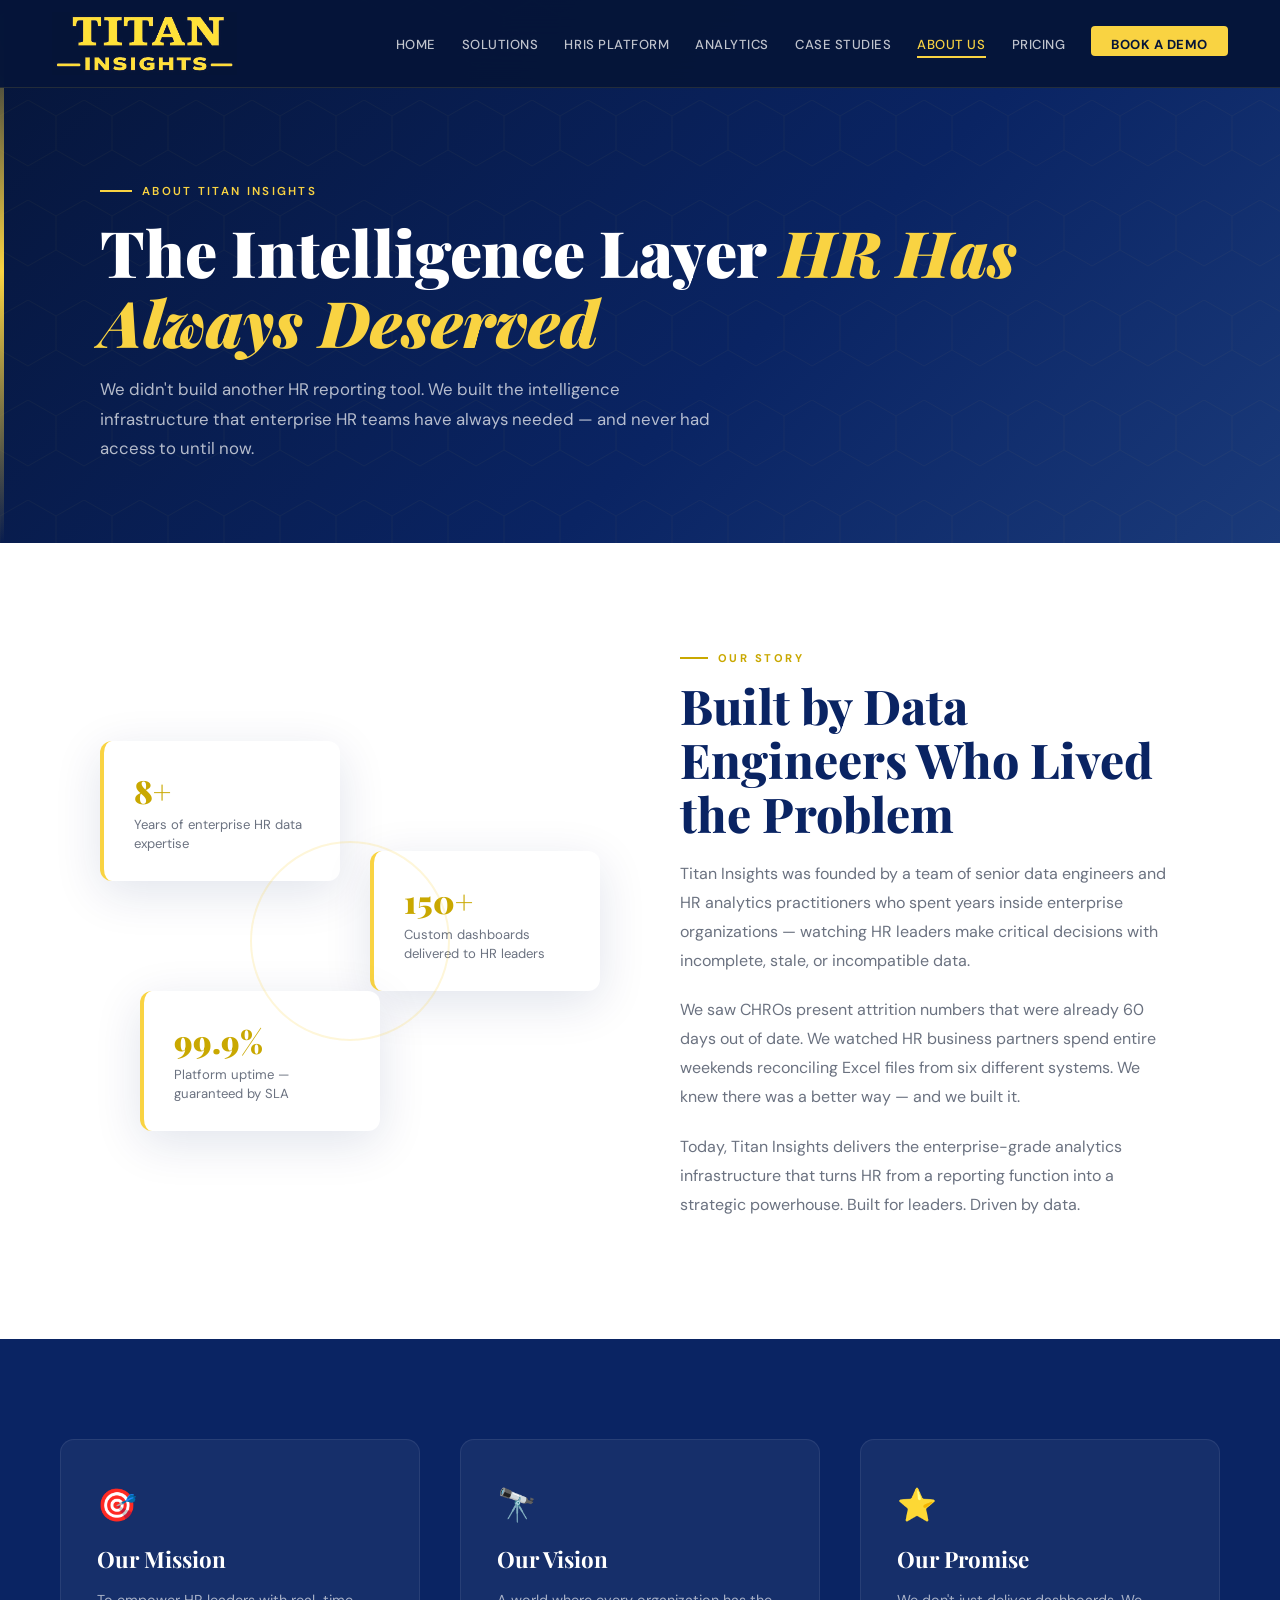
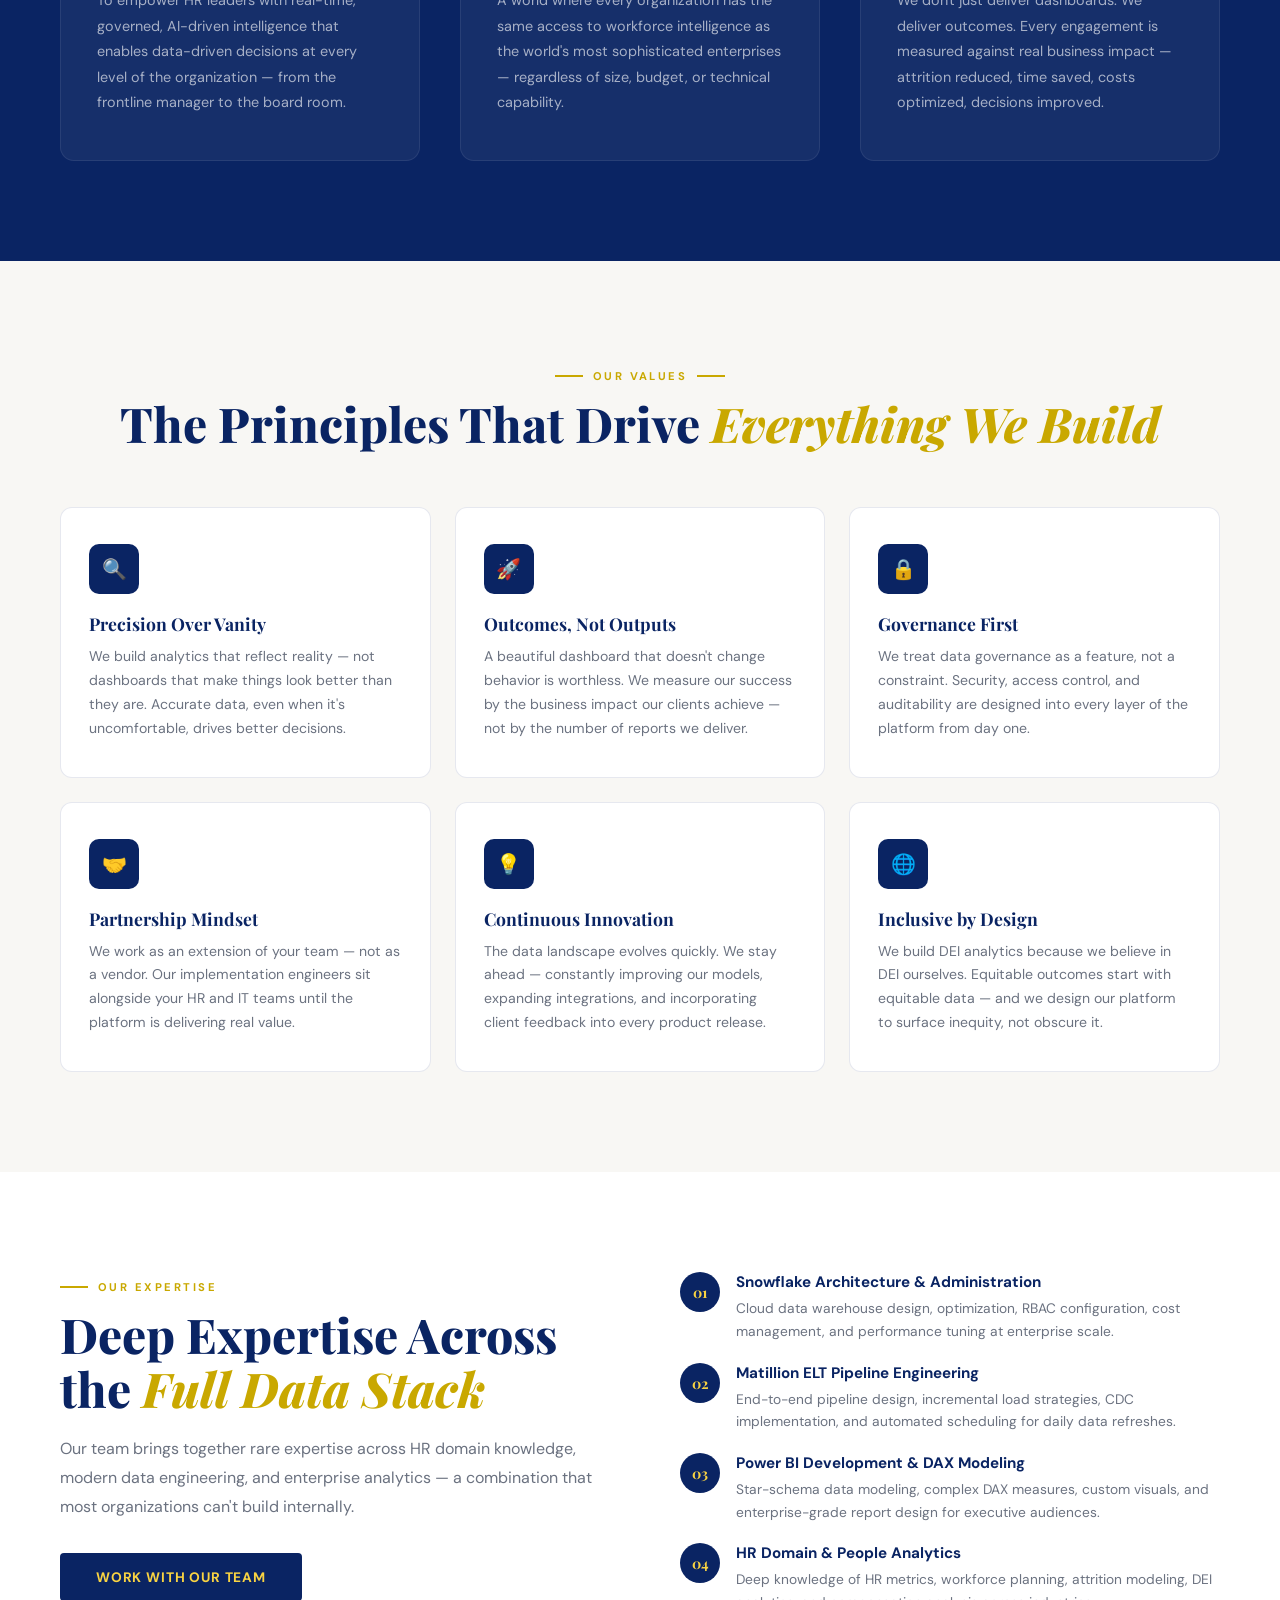
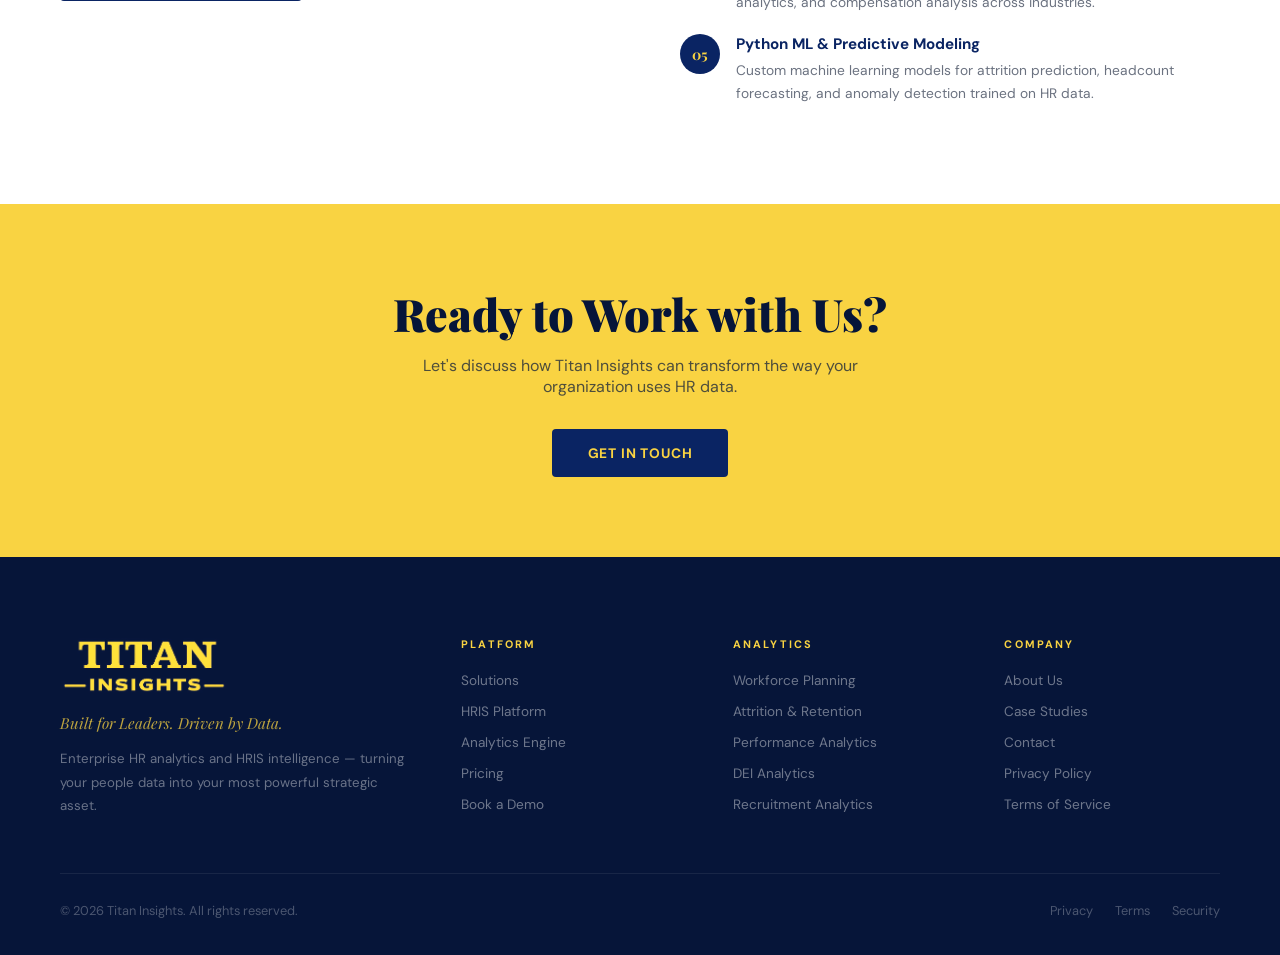
<file: about.html>
<!DOCTYPE html>
<html lang="en">
<head>
  <meta charset="UTF-8">
  <meta name="viewport" content="width=device-width, initial-scale=1.0">

  <!-- Primary SEO -->
  <title>About Us — Titan Insights | HR Analytics & Workforce Intelligence</title>
  <meta name="description" content="Learn about Titan Insights — the team and mission behind the leading workforce analytics platform helping HR leaders drive data-informed decisions.">
  <meta name="keywords" content="about Titan Insights, HR analytics company, workforce intelligence platform, people analytics team, HR technology mission">
  <meta name="author" content="Titan Insights">
  <meta name="robots" content="index, follow">
  <link rel="canonical" href="https://titaninsights.co/about.html">

  <!-- Open Graph (Facebook, LinkedIn) -->
  <meta property="og:type" content="website">
  <meta property="og:url" content="https://titaninsights.co/about.html">
  <meta property="og:title" content="About Titan Insights">
  <meta property="og:description" content="Meet the team behind Titan Insights and our mission to transform how organizations use HR data.">
  <meta property="og:image" content="https://titaninsights.co/Images/ogicon.png">
  <meta property="og:image:width" content="1200">
  <meta property="og:image:height" content="630">

  <!-- Twitter -->
  <meta name="twitter:card" content="summary_large_image">
  <meta name="twitter:title" content="About Titan Insights">
  <meta name="twitter:description" content="Meet the team behind Titan Insights and our mission to transform how organizations use HR data.">
  <meta name="twitter:image" content="https://titaninsights.co/Images/ogicon.png">

  <!-- Favicon & Theme -->
  <link rel="shortcut icon" href="Images/favicon.ico">
  <link rel="icon" type="image/png" sizes="32x32" href="Images/favicon-32x32.png">
  <meta name="theme-color" content="#0a2463">

  <!-- Apple Touch Icon -->
  <link rel="apple-touch-icon" sizes="180x180" href="Images/apple-touch-icon.png">

  <!-- Android / Chrome Icons -->
  <link rel="icon" type="image/png" sizes="192x192" href="Images/android-chrome-192x192.png">
  <link rel="icon" type="image/png" sizes="512x512" href="Images/android-chrome-512x512.png">

  <!-- Web App Manifest -->
  <link rel="manifest" href="/manifest.json"><link href="https://fonts.googleapis.com/css2?family=Playfair+Display:ital,wght@0,700;0,800;0,900;1,700;1,800&family=DM+Sans:wght@300;400;500;600;700&display=swap" rel="stylesheet">
<style>
:root{--navy:#0a2463;--navy-deep:#061539;--gold:#f9d342;--gold-dark:#c9a800;--gold-light:#fde68a;--white:#ffffff;--off:#f8f7f4;--border:rgba(10,36,99,0.1);--txt:#111827;--txt2:#374151;--txt3:#6b7280;}
*{margin:0;padding:0;box-sizing:border-box;}html{scroll-behavior:smooth;}body{font-family:'DM Sans',sans-serif;color:var(--txt);background:var(--white);overflow-x:hidden;}a{text-decoration:none;}
::-webkit-scrollbar{width:5px;}::-webkit-scrollbar-track{background:var(--navy-deep);}::-webkit-scrollbar-thumb{background:var(--gold);border-radius:3px;}
nav{position:fixed;top:0;left:0;right:0;z-index:1000;background:rgba(6,21,57,0.97);backdrop-filter:blur(18px);border-bottom:1px solid rgba(249,211,66,0.12);height:88px;display:flex;align-items:center;justify-content:space-between;padding:0 52px;transition:all .3s;}
nav.scrolled{box-shadow:0 4px 30px rgba(0,0,0,0.35);}
.nav-brand{display:flex;align-items:center;}.nav-brand img{height:64px;width:auto;max-width:320px;display:block;object-fit:contain;mix-blend-mode:screen;filter:brightness(1.05);}
.nav-links{list-style:none;display:flex;gap:26px;align-items:center;}
.nav-links a{color:rgba(255,255,255,.75);font-size:.82rem;font-weight:500;letter-spacing:.04em;text-transform:uppercase;transition:color .25s;padding-bottom:3px;border-bottom:2px solid transparent;}
.nav-links a:hover,.nav-links a.active-link{color:var(--gold);border-bottom-color:var(--gold);}
.nav-cta{background:var(--gold)!important;color:var(--navy-deep)!important;padding:10px 20px;border-radius:4px;font-weight:700!important;border-bottom:none!important;}
.nav-cta:hover{background:var(--white)!important;transform:translateY(-1px);box-shadow:0 4px 18px rgba(249,211,66,.4);}
.nav-toggle{display:none;flex-direction:column;gap:5px;cursor:pointer;}.nav-toggle span{width:24px;height:2px;background:var(--gold);border-radius:2px;}
.section{padding:100px 60px;max-width:1200px;margin:0 auto;}
.tag{display:inline-flex;align-items:center;gap:10px;margin-bottom:14px;}.tag-line{width:28px;height:2px;background:var(--gold-dark);}.tag-text{font-size:.7rem;letter-spacing:.22em;text-transform:uppercase;color:var(--gold-dark);font-weight:700;}
.sec-title{font-family:'Playfair Display',serif;font-size:clamp(2rem,4vw,3rem);font-weight:800;color:var(--navy);line-height:1.12;margin-bottom:18px;}.sec-title em{color:var(--gold-dark);font-style:italic;}
.sec-body{font-size:1rem;color:var(--txt3);line-height:1.82;max-width:620px;}
.btn-gold{display:inline-block;background:var(--gold);color:var(--navy-deep);padding:15px 36px;border-radius:4px;font-weight:700;font-size:.86rem;letter-spacing:.06em;text-transform:uppercase;transition:all .25s;}.btn-gold:hover{background:var(--white);box-shadow:0 8px 28px rgba(249,211,66,.35);transform:translateY(-2px);}
.btn-navy{display:inline-block;background:var(--navy);color:var(--gold);padding:15px 36px;border-radius:4px;font-weight:700;font-size:.86rem;letter-spacing:.06em;text-transform:uppercase;transition:all .25s;}.btn-navy:hover{background:var(--navy-deep);transform:translateY(-2px);}
.btn-outline-dark{display:inline-block;border:2px solid var(--navy);color:var(--navy);padding:13px 34px;border-radius:4px;font-weight:600;font-size:.86rem;letter-spacing:.06em;text-transform:uppercase;transition:all .25s;}.btn-outline-dark:hover{background:var(--navy);color:var(--white);}
.reveal{opacity:0;transform:translateY(28px);transition:opacity .7s ease,transform .7s ease;}.reveal.visible{opacity:1;transform:translateY(0);}
.reveal-d1{transition-delay:.1s;}.reveal-d2{transition-delay:.2s;}.reveal-d3{transition-delay:.3s;}
.page-hero{padding-top:96px;background:linear-gradient(135deg,var(--navy-deep) 0%,var(--navy) 60%,#1a3a7a 100%);min-height:340px;display:flex;align-items:center;position:relative;overflow:hidden;}
.page-hero-hex{position:absolute;inset:0;opacity:.04;background-image:url("data:image/svg+xml,%3Csvg xmlns='http://www.w3.org/2000/svg' width='56' height='100'%3E%3Cpath d='M28 66L0 50V16L28 0l28 16v34z' fill='none' stroke='%23f9d342' stroke-width='1'/%3E%3C/svg%3E");background-size:56px 100px;}
.page-hero-bar{position:absolute;left:0;top:0;bottom:0;width:4px;background:linear-gradient(to bottom,transparent,var(--gold),transparent);}
.page-hero-inner{position:relative;z-index:2;max-width:1200px;margin:0 auto;padding:80px 60px;width:100%;}
.page-hero-eyebrow{display:inline-flex;align-items:center;gap:10px;margin-bottom:18px;}.page-hero-eyebrow-line{width:32px;height:2px;background:var(--gold);}.page-hero-eyebrow-text{font-size:.72rem;letter-spacing:.2em;text-transform:uppercase;color:var(--gold);font-weight:600;}
.page-hero h1{font-family:'Playfair Display',serif;font-size:clamp(2.5rem,5vw,4rem);font-weight:900;color:var(--white);line-height:1.1;margin-bottom:18px;}.page-hero h1 em{color:var(--gold);font-style:italic;}
.page-hero .hero-desc{font-size:1.05rem;color:rgba(255,255,255,.7);max-width:620px;line-height:1.75;}
.cta-band{background:var(--gold);padding:80px 60px;text-align:center;}
.cta-band h2{font-family:'Playfair Display',serif;font-size:clamp(1.8rem,3.5vw,2.8rem);font-weight:900;color:var(--navy-deep);margin-bottom:12px;}
.cta-band p{font-size:1rem;color:rgba(6,21,57,.7);max-width:520px;margin:0 auto 32px;}
footer{background:var(--navy-deep);padding:80px 60px 36px;}
.footer-inner{max-width:1200px;margin:0 auto;}
.footer-top{display:grid;grid-template-columns:1.6fr 1fr 1fr 1fr;gap:56px;margin-bottom:56px;}
.footer-brand img{height:58px;width:auto;max-width:300px;display:block;object-fit:contain;margin-bottom:18px;mix-blend-mode:screen;filter:brightness(1.05);}
.footer-tagline{font-family:'Playfair Display',serif;font-size:.95rem;font-style:italic;color:rgba(249,211,66,.75);margin-bottom:14px;}
.footer-desc{font-size:.83rem;color:rgba(255,255,255,.4);line-height:1.75;}
.footer-col h5{font-size:.68rem;letter-spacing:.2em;text-transform:uppercase;color:var(--gold);font-weight:700;margin-bottom:18px;}
.footer-links{list-style:none;display:flex;flex-direction:column;gap:10px;}.footer-links a{font-size:.85rem;color:rgba(255,255,255,.42);transition:color .25s;}.footer-links a:hover{color:var(--gold);}
.footer-bottom{border-top:1px solid rgba(255,255,255,.07);padding-top:28px;display:flex;justify-content:space-between;align-items:center;flex-wrap:wrap;gap:14px;}
.footer-copy{font-size:.8rem;color:rgba(255,255,255,.28);}
.footer-bottom-links{display:flex;gap:22px;}.footer-bottom-links a{font-size:.8rem;color:rgba(255,255,255,.28);transition:color .25s;}.footer-bottom-links a:hover{color:var(--gold);}
@media(max-width:1024px){nav{padding:0 28px;height:80px;}.nav-brand img{height:64px;width:auto;max-width:320px;display:block;object-fit:contain;mix-blend-mode:screen;filter:brightness(1.05);}.section{padding:72px 28px;}.page-hero-inner{padding:60px 28px;}.footer-top{grid-template-columns:1fr 1fr;gap:36px;}.cta-band{padding:60px 28px;}footer{padding:60px 28px 28px;}}
@media(max-width:768px){nav{padding:0 18px;height:72px;}.nav-brand img{height:64px;width:auto;max-width:320px;display:block;object-fit:contain;mix-blend-mode:screen;filter:brightness(1.05);}.nav-links{display:none;flex-direction:column;position:absolute;top:88px;left:0;right:0;background:var(--navy-deep);padding:20px;gap:0;border-top:1px solid rgba(249,211,66,.1);}.nav-links.open{display:flex;}.nav-links li{padding:13px 0;border-bottom:1px solid rgba(255,255,255,.06);}.nav-toggle{display:flex;}.section{padding:56px 18px;}.page-hero-inner{padding:44px 18px;}.footer-top{grid-template-columns:1fr;}}
</style>
<style>
.about-story{display:grid;grid-template-columns:1fr 1fr;gap:80px;align-items:center;}
.about-visual{position:relative;}
.about-img-stack{position:relative;height:400px;}
.av-card{position:absolute;background:var(--white);border-radius:12px;padding:28px 30px;box-shadow:0 12px 48px rgba(10,36,99,.12);border-left:4px solid var(--gold);}
.av-card:nth-child(1){top:0;left:0;width:240px;}
.av-card:nth-child(2){top:110px;right:0;width:230px;}
.av-card:nth-child(3){bottom:10px;left:40px;width:240px;}
.av-num{font-family:'Playfair Display',serif;font-size:2rem;font-weight:900;color:var(--gold-dark);}
.av-lbl{font-size:.82rem;color:var(--txt3);margin-top:4px;line-height:1.4;}
.av-ring{position:absolute;width:200px;height:200px;border:2px solid rgba(249,211,66,.2);border-radius:50%;top:50%;left:50%;transform:translate(-50%,-50%);}
.about-story .sec-body{max-width:100%;margin-bottom:20px;}
.mission-vision{background:var(--navy);padding:100px 60px;}
.mv-inner{max-width:1200px;margin:0 auto;display:grid;grid-template-columns:1fr 1fr 1fr;gap:40px;}
.mv-card{background:rgba(255,255,255,.05);border:1px solid rgba(255,255,255,.08);border-radius:14px;padding:44px 36px;transition:all .3s;}
.mv-card:hover{background:rgba(249,211,66,.06);border-color:rgba(249,211,66,.2);transform:translateY(-3px);}
.mv-card-icon{font-size:32px;margin-bottom:18px;display:block;}
.mv-card h3{font-family:'Playfair Display',serif;font-size:1.4rem;font-weight:700;color:var(--white);margin-bottom:14px;}
.mv-card p{font-size:.9rem;color:rgba(255,255,255,.62);line-height:1.78;}
.values{background:var(--off);padding:100px 60px;}
.values-inner{max-width:1200px;margin:0 auto;}
.values-grid{display:grid;grid-template-columns:repeat(3,1fr);gap:24px;margin-top:56px;}
.val-card{background:var(--white);border-radius:12px;padding:36px 28px;border:1px solid var(--border);transition:all .3s;}
.val-card:hover{box-shadow:0 12px 40px rgba(10,36,99,.1);transform:translateY(-3px);}
.val-icon{width:50px;height:50px;background:var(--navy);border-radius:10px;display:flex;align-items:center;justify-content:center;font-size:20px;margin-bottom:18px;}
.val-title{font-family:'Playfair Display',serif;font-size:1.1rem;font-weight:700;color:var(--navy);margin-bottom:10px;}
.val-desc{font-size:.88rem;color:var(--txt3);line-height:1.7;}
.expertise{background:var(--white);padding:100px 60px;}
.exp-inner{max-width:1200px;margin:0 auto;display:grid;grid-template-columns:1fr 1fr;gap:80px;align-items:start;}
.exp-list{display:flex;flex-direction:column;gap:20px;}
.exp-item{display:flex;align-items:flex-start;gap:16px;}
.exp-num{width:40px;height:40px;background:var(--navy);color:var(--gold);border-radius:50%;display:flex;align-items:center;justify-content:center;font-family:'Playfair Display',serif;font-weight:700;font-size:.9rem;flex-shrink:0;}
.exp-text h5{font-size:.95rem;font-weight:700;color:var(--navy);margin-bottom:5px;}
.exp-text p{font-size:.86rem;color:var(--txt3);line-height:1.65;}
@media(max-width:1024px){.about-story{grid-template-columns:1fr;gap:48px;}.mission-vision{padding:72px 28px;}.mv-inner{grid-template-columns:1fr;gap:20px;}.values{padding:72px 28px;}.values-grid{grid-template-columns:1fr 1fr;}.expertise{padding:72px 28px;}.exp-inner{grid-template-columns:1fr;}}
@media(max-width:768px){.values-grid{grid-template-columns:1fr;}}
</style></head><body>
<nav id="mainNav">
  <div class="nav-brand"><a href="index.html"><img src="[data-uri]" alt="Titan Insights"></a></div>
  <ul class="nav-links" id="navLinks">
    <li><a href="index.html">Home</a></li><li><a href="solutions.html">Solutions</a></li>
    <li><a href="hris.html">HRIS Platform</a></li><li><a href="analytics.html">Analytics</a></li>
    <li><a href="results.html">Case Studies</a></li><li><a href="about.html">About Us</a></li>
    <li><a href="pricing.html">Pricing</a></li>
    <li><a href="contact.html" class="nav-cta">Book a Demo</a></li>
  </ul>
  <div class="nav-toggle" id="navToggle"><span></span><span></span><span></span></div>
</nav>
<div class="page-hero">
  <div class="page-hero-hex"></div><div class="page-hero-bar"></div>
  <div class="page-hero-inner">
    <div class="page-hero-eyebrow"><div class="page-hero-eyebrow-line"></div><span class="page-hero-eyebrow-text">About Titan Insights</span></div>
    <h1>The Intelligence Layer <em>HR Has Always Deserved</em></h1>
    <p class="hero-desc">We didn't build another HR reporting tool. We built the intelligence infrastructure that enterprise HR teams have always needed — and never had access to until now.</p>
  </div>
</div>
<div class="section">
  <div class="about-story">
    <div class="about-visual reveal">
      <div class="about-img-stack">
        <div class="av-card"><div class="av-num">8+</div><div class="av-lbl">Years of enterprise HR data expertise</div></div>
        <div class="av-card"><div class="av-num">150+</div><div class="av-lbl">Custom dashboards delivered to HR leaders</div></div>
        <div class="av-card"><div class="av-num">99.9%</div><div class="av-lbl">Platform uptime — guaranteed by SLA</div></div>
        <div class="av-ring"></div>
      </div>
    </div>
    <div class="reveal reveal-d2">
      <div class="tag"><div class="tag-line"></div><span class="tag-text">Our Story</span></div>
      <h2 class="sec-title">Built by Data Engineers Who Lived the Problem</h2>
      <p class="sec-body">Titan Insights was founded by a team of senior data engineers and HR analytics practitioners who spent years inside enterprise organizations — watching HR leaders make critical decisions with incomplete, stale, or incompatible data.</p>
      <p class="sec-body" style="margin-top:16px;">We saw CHROs present attrition numbers that were already 60 days out of date. We watched HR business partners spend entire weekends reconciling Excel files from six different systems. We knew there was a better way — and we built it.</p>
      <p class="sec-body" style="margin-top:16px;">Today, Titan Insights delivers the enterprise-grade analytics infrastructure that turns HR from a reporting function into a strategic powerhouse. Built for leaders. Driven by data.</p>
    </div>
  </div>
</div>
<div class="mission-vision"><div class="mv-inner">
  <div class="mv-card reveal reveal-d1"><span class="mv-card-icon">🎯</span><h3>Our Mission</h3><p>To empower HR leaders with real-time, governed, AI-driven intelligence that enables data-driven decisions at every level of the organization — from the frontline manager to the board room.</p></div>
  <div class="mv-card reveal reveal-d2"><span class="mv-card-icon">🔭</span><h3>Our Vision</h3><p>A world where every organization has the same access to workforce intelligence as the world's most sophisticated enterprises — regardless of size, budget, or technical capability.</p></div>
  <div class="mv-card reveal reveal-d3"><span class="mv-card-icon">⭐</span><h3>Our Promise</h3><p>We don't just deliver dashboards. We deliver outcomes. Every engagement is measured against real business impact — attrition reduced, time saved, costs optimized, decisions improved.</p></div>
</div></div>
<div class="values"><div class="values-inner">
  <div class="reveal" style="text-align:center;">
    <div class="tag" style="justify-content:center;"><div class="tag-line"></div><span class="tag-text">Our Values</span><div class="tag-line"></div></div>
    <h2 class="sec-title" style="text-align:center;">The Principles That Drive <em>Everything We Build</em></h2>
  </div>
  <div class="values-grid reveal">
    <div class="val-card"><div class="val-icon">🔍</div><div class="val-title">Precision Over Vanity</div><p class="val-desc">We build analytics that reflect reality — not dashboards that make things look better than they are. Accurate data, even when it's uncomfortable, drives better decisions.</p></div>
    <div class="val-card"><div class="val-icon">🚀</div><div class="val-title">Outcomes, Not Outputs</div><p class="val-desc">A beautiful dashboard that doesn't change behavior is worthless. We measure our success by the business impact our clients achieve — not by the number of reports we deliver.</p></div>
    <div class="val-card"><div class="val-icon">🔒</div><div class="val-title">Governance First</div><p class="val-desc">We treat data governance as a feature, not a constraint. Security, access control, and auditability are designed into every layer of the platform from day one.</p></div>
    <div class="val-card"><div class="val-icon">🤝</div><div class="val-title">Partnership Mindset</div><p class="val-desc">We work as an extension of your team — not as a vendor. Our implementation engineers sit alongside your HR and IT teams until the platform is delivering real value.</p></div>
    <div class="val-card"><div class="val-icon">💡</div><div class="val-title">Continuous Innovation</div><p class="val-desc">The data landscape evolves quickly. We stay ahead — constantly improving our models, expanding integrations, and incorporating client feedback into every product release.</p></div>
    <div class="val-card"><div class="val-icon">🌐</div><div class="val-title">Inclusive by Design</div><p class="val-desc">We build DEI analytics because we believe in DEI ourselves. Equitable outcomes start with equitable data — and we design our platform to surface inequity, not obscure it.</p></div>
  </div>
</div></div>
<div class="expertise"><div class="exp-inner">
  <div class="reveal">
    <div class="tag"><div class="tag-line"></div><span class="tag-text">Our Expertise</span></div>
    <h2 class="sec-title">Deep Expertise Across the <em>Full Data Stack</em></h2>
    <p class="sec-body" style="max-width:100%;margin-bottom:32px;">Our team brings together rare expertise across HR domain knowledge, modern data engineering, and enterprise analytics — a combination that most organizations can't build internally.</p>
    <a href="contact.html" class="btn-navy">Work With Our Team</a>
  </div>
  <div class="exp-list reveal reveal-d2">
    <div class="exp-item"><div class="exp-num">01</div><div class="exp-text"><h5>Snowflake Architecture & Administration</h5><p>Cloud data warehouse design, optimization, RBAC configuration, cost management, and performance tuning at enterprise scale.</p></div></div>
    <div class="exp-item"><div class="exp-num">02</div><div class="exp-text"><h5>Matillion ELT Pipeline Engineering</h5><p>End-to-end pipeline design, incremental load strategies, CDC implementation, and automated scheduling for daily data refreshes.</p></div></div>
    <div class="exp-item"><div class="exp-num">03</div><div class="exp-text"><h5>Power BI Development & DAX Modeling</h5><p>Star-schema data modeling, complex DAX measures, custom visuals, and enterprise-grade report design for executive audiences.</p></div></div>
    <div class="exp-item"><div class="exp-num">04</div><div class="exp-text"><h5>HR Domain & People Analytics</h5><p>Deep knowledge of HR metrics, workforce planning, attrition modeling, DEI analytics, and compensation analysis across industries.</p></div></div>
    <div class="exp-item"><div class="exp-num">05</div><div class="exp-text"><h5>Python ML & Predictive Modeling</h5><p>Custom machine learning models for attrition prediction, headcount forecasting, and anomaly detection trained on HR data.</p></div></div>
  </div>
</div></div>
<div class="cta-band"><h2>Ready to Work with Us?</h2><p>Let's discuss how Titan Insights can transform the way your organization uses HR data.</p><a href="contact.html" class="btn-navy">Get in Touch</a></div>
<footer>
  <div class="footer-inner">
    <div class="footer-top">
      <div class="footer-brand"><img src="[data-uri]" alt="Titan Insights"><p class="footer-tagline">Built for Leaders. Driven by Data.</p><p class="footer-desc">Enterprise HR analytics and HRIS intelligence — turning your people data into your most powerful strategic asset.</p></div>
      <div class="footer-col"><h5>Platform</h5><ul class="footer-links"><li><a href="solutions.html">Solutions</a></li><li><a href="hris.html">HRIS Platform</a></li><li><a href="analytics.html">Analytics Engine</a></li><li><a href="pricing.html">Pricing</a></li><li><a href="contact.html">Book a Demo</a></li></ul></div>
      <div class="footer-col"><h5>Analytics</h5><ul class="footer-links"><li><a href="hris.html">Workforce Planning</a></li><li><a href="hris.html">Attrition & Retention</a></li><li><a href="hris.html">Performance Analytics</a></li><li><a href="hris.html">DEI Analytics</a></li><li><a href="hris.html">Recruitment Analytics</a></li></ul></div>
      <div class="footer-col"><h5>Company</h5><ul class="footer-links"><li><a href="about.html">About Us</a></li><li><a href="results.html">Case Studies</a></li><li><a href="contact.html">Contact</a></li><li><a href="#">Privacy Policy</a></li><li><a href="#">Terms of Service</a></li></ul></div>
    </div>
    <div class="footer-bottom"><span class="footer-copy">© 2026 Titan Insights. All rights reserved.</span><div class="footer-bottom-links"><a href="#">Privacy</a><a href="#">Terms</a><a href="#">Security</a></div></div>
  </div>
</footer><script>
const nav=document.getElementById('mainNav');
window.addEventListener('scroll',()=>nav.classList.toggle('scrolled',window.scrollY>60));
document.getElementById('navToggle').addEventListener('click',()=>document.getElementById('navLinks').classList.toggle('open'));
document.querySelectorAll('.nav-links a').forEach(a=>a.addEventListener('click',()=>document.getElementById('navLinks').classList.remove('open')));
const page=location.pathname.split('/').pop()||'index.html';
document.querySelectorAll('.nav-links a').forEach(a=>{if(a.getAttribute('href')===page)a.classList.add('active-link');});
const obs=new IntersectionObserver(entries=>{entries.forEach(e=>{if(e.isIntersecting){e.target.classList.add('visible');obs.unobserve(e.target);}});},{threshold:0.08,rootMargin:'0px 0px -30px 0px'});
document.querySelectorAll('.reveal').forEach(el=>obs.observe(el));
</script></body></html>
</file>
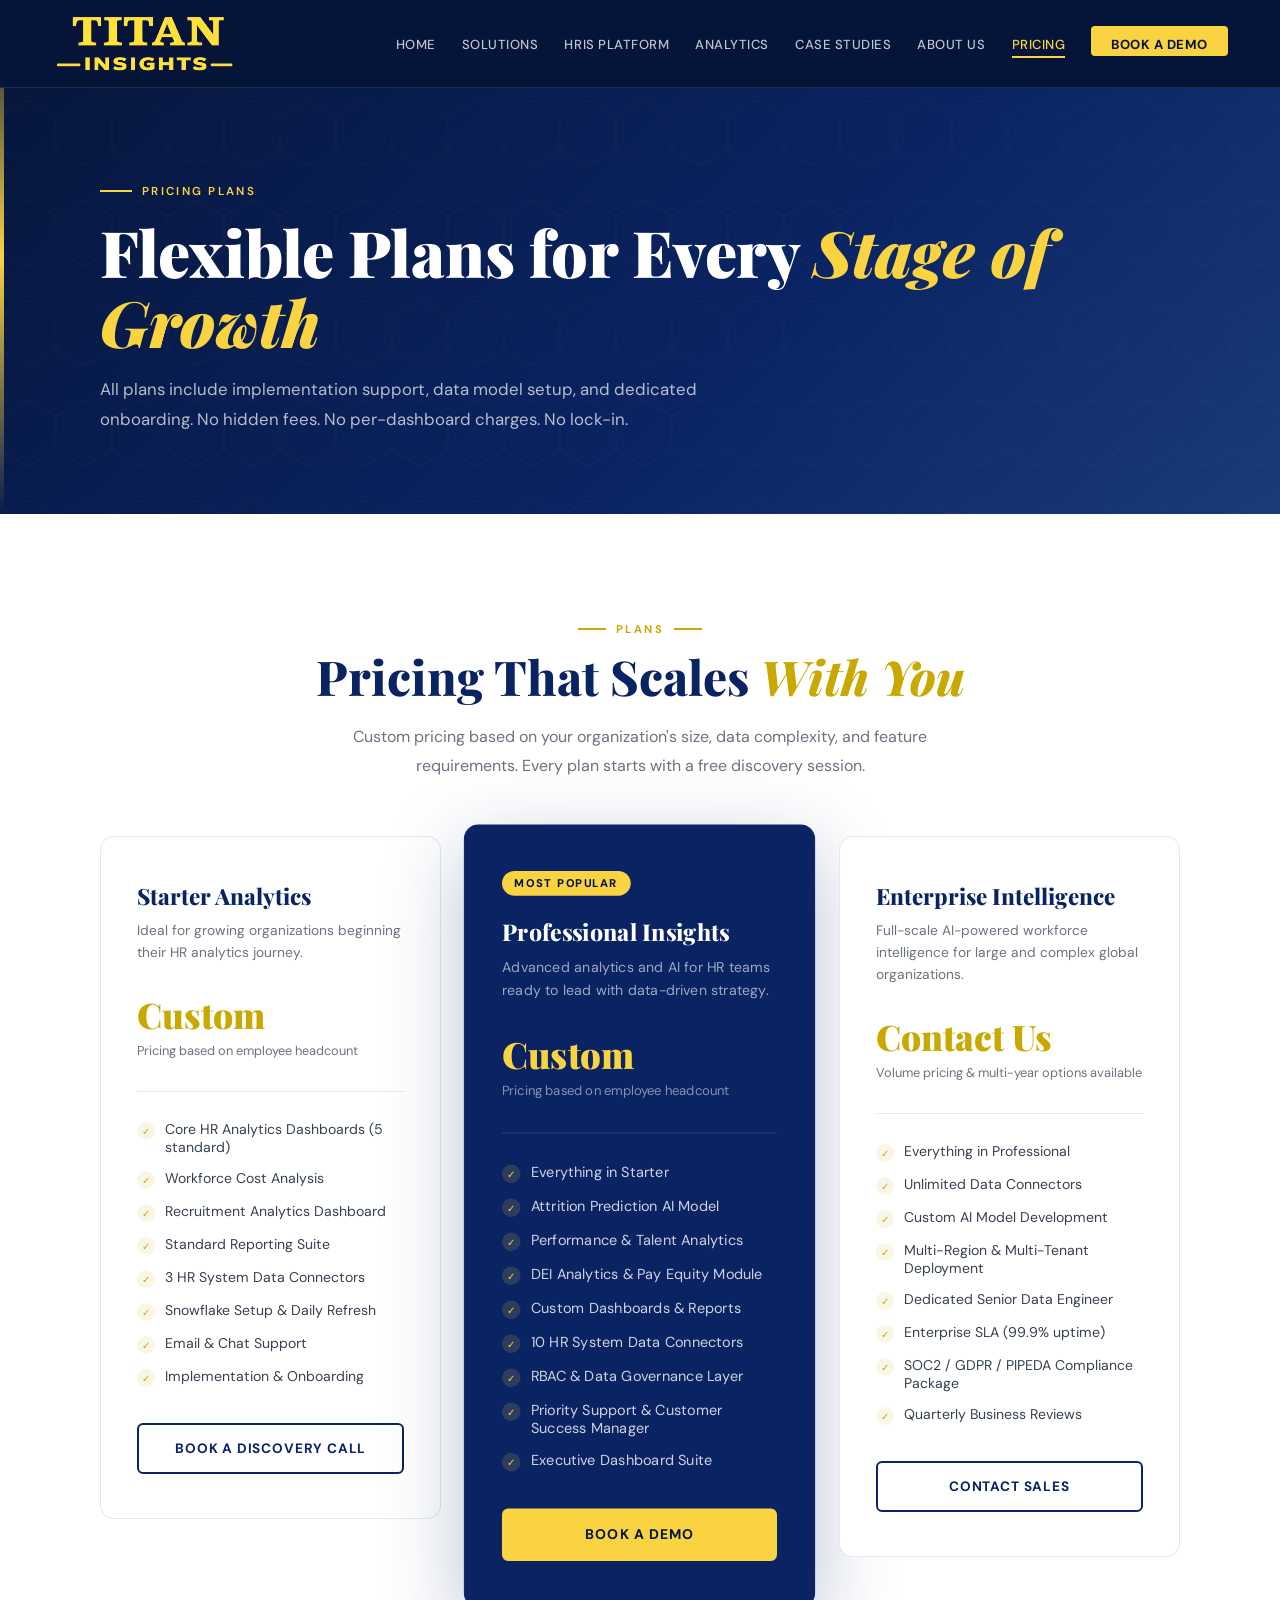
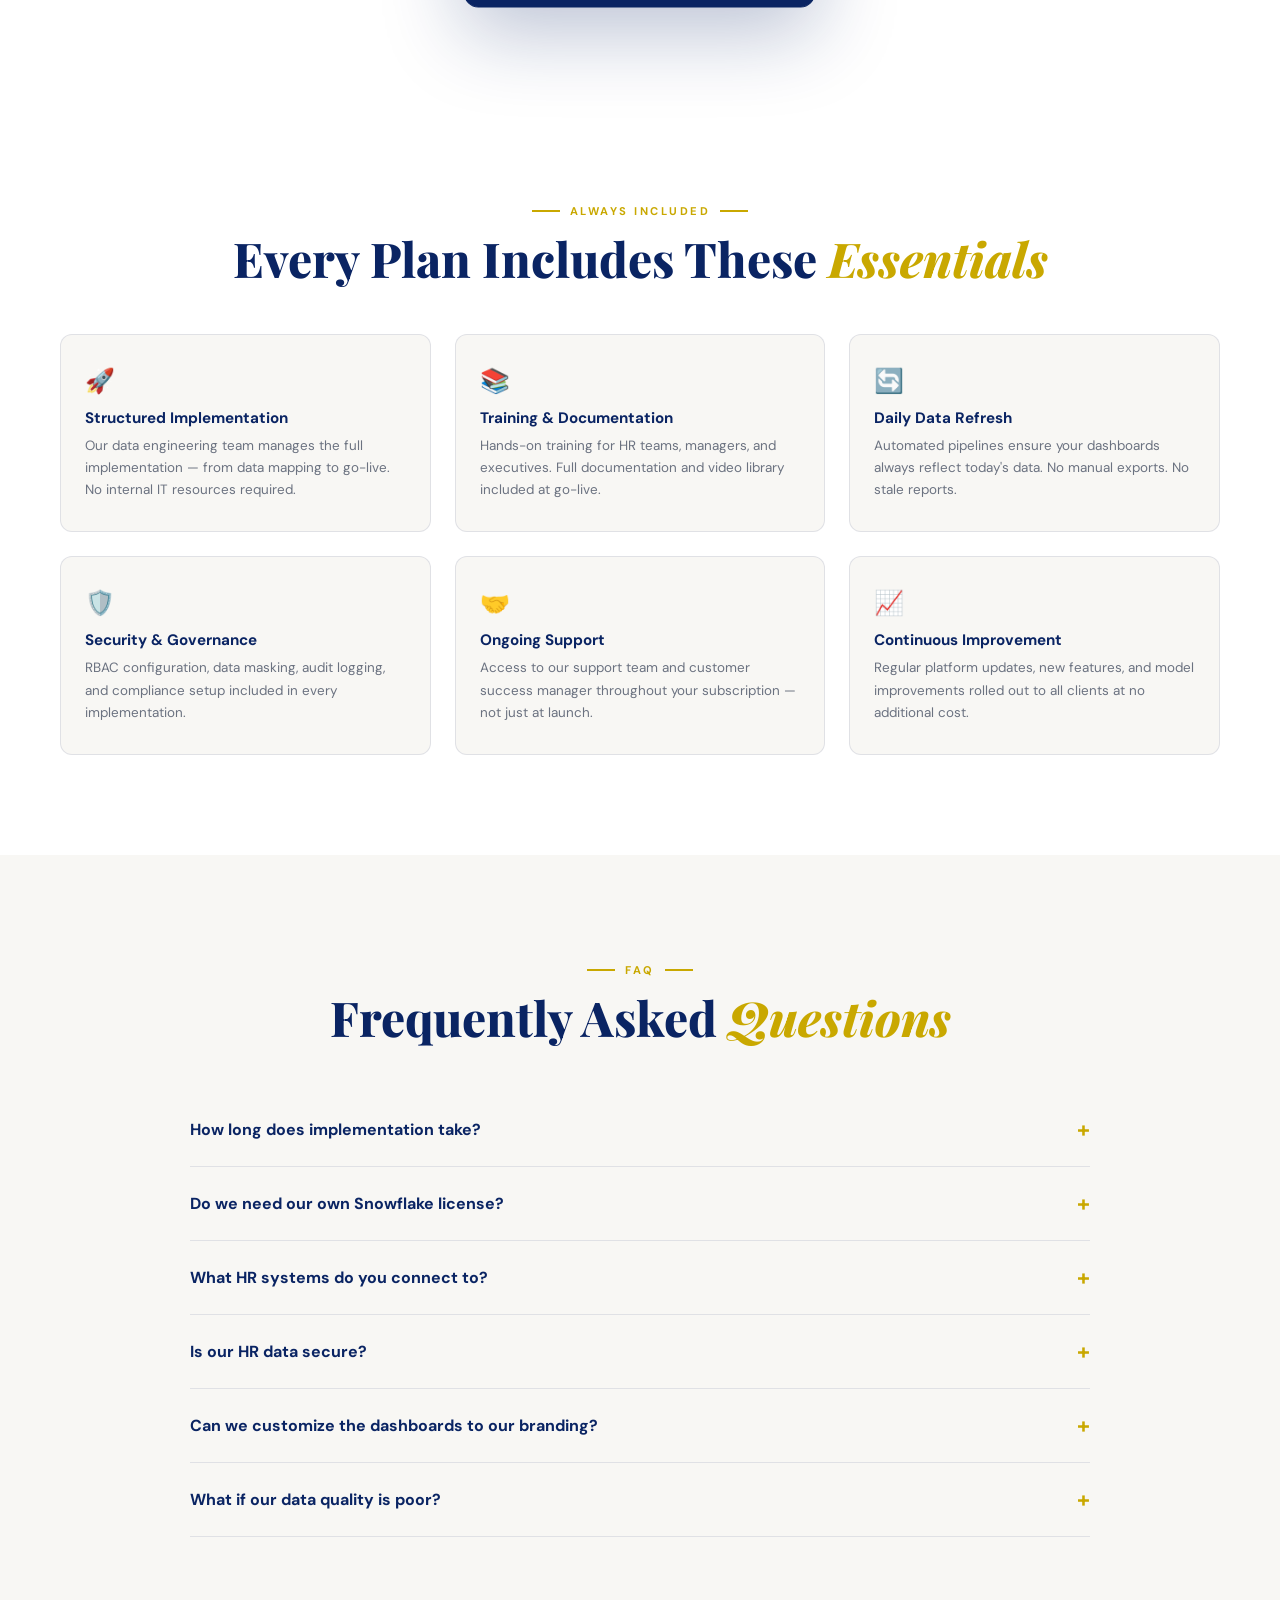
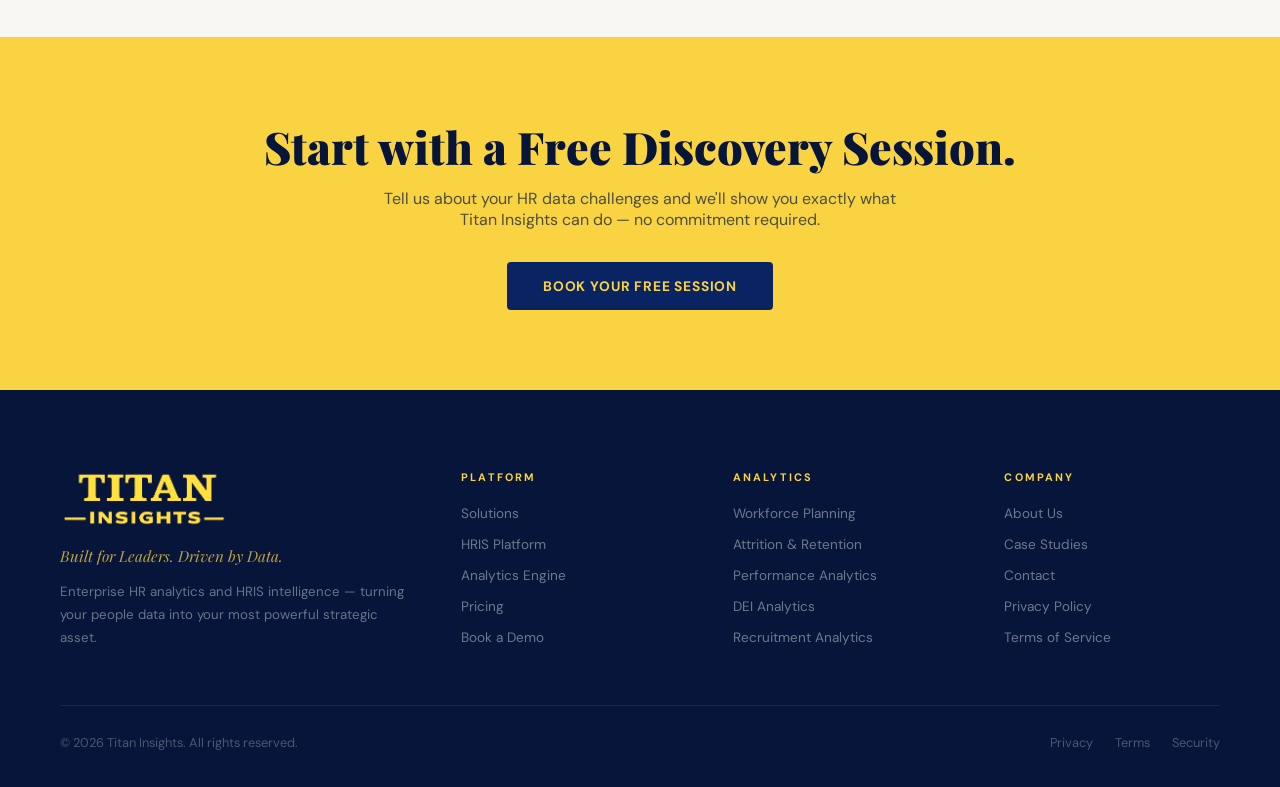
<file: pricing.html>
<!DOCTYPE html>
<html lang="en">
<head>
  <meta charset="UTF-8">
  <meta name="viewport" content="width=device-width, initial-scale=1.0">

  <!-- Primary SEO -->
  <title>Pricing — Titan Insights | HR Analytics & Workforce Intelligence</title>
  <meta name="description" content="View Titan Insights pricing plans for individuals, teams, and enterprises. Get started with workforce analytics at any scale.">
  <meta name="keywords" content="Titan Insights pricing, HR analytics pricing, workforce analytics plans, people analytics software cost">
  <meta name="author" content="Titan Insights">
  <meta name="robots" content="index, follow">
  <link rel="canonical" href="https://titaninsights.co/pricing.html">

  <!-- Open Graph (Facebook, LinkedIn) -->
  <meta property="og:type" content="website">
  <meta property="og:url" content="https://titaninsights.co/pricing.html">
  <meta property="og:title" content="Pricing — Titan Insights">
  <meta property="og:description" content="Flexible pricing plans for HR analytics. From growing teams to enterprise scale.">
  <meta property="og:image" content="https://titaninsights.co/Images/ogicon.png">
  <meta property="og:image:width" content="1200">
  <meta property="og:image:height" content="630">

  <!-- Twitter -->
  <meta name="twitter:card" content="summary_large_image">
  <meta name="twitter:title" content="Pricing — Titan Insights">
  <meta name="twitter:description" content="Flexible pricing plans for HR analytics. From growing teams to enterprise scale.">
  <meta name="twitter:image" content="https://titaninsights.co/Images/ogicon.png">

  <!-- Favicon & Theme -->
  <link rel="shortcut icon" href="Images/favicon.ico">
  <link rel="icon" type="image/png" sizes="32x32" href="Images/favicon-32x32.png">
  <meta name="theme-color" content="#0a2463">

  <!-- Apple Touch Icon -->
  <link rel="apple-touch-icon" sizes="180x180" href="Images/apple-touch-icon.png">

  <!-- Android / Chrome Icons -->
  <link rel="icon" type="image/png" sizes="192x192" href="Images/android-chrome-192x192.png">
  <link rel="icon" type="image/png" sizes="512x512" href="Images/android-chrome-512x512.png">

  <!-- Web App Manifest -->
  <link rel="manifest" href="/manifest.json"><link href="https://fonts.googleapis.com/css2?family=Playfair+Display:ital,wght@0,700;0,800;0,900;1,700;1,800&family=DM+Sans:wght@300;400;500;600;700&display=swap" rel="stylesheet">
<style>
:root{--navy:#0a2463;--navy-deep:#061539;--gold:#f9d342;--gold-dark:#c9a800;--gold-light:#fde68a;--white:#ffffff;--off:#f8f7f4;--border:rgba(10,36,99,0.1);--txt:#111827;--txt2:#374151;--txt3:#6b7280;}
*{margin:0;padding:0;box-sizing:border-box;}html{scroll-behavior:smooth;}body{font-family:'DM Sans',sans-serif;color:var(--txt);background:var(--white);overflow-x:hidden;}a{text-decoration:none;}
::-webkit-scrollbar{width:5px;}::-webkit-scrollbar-track{background:var(--navy-deep);}::-webkit-scrollbar-thumb{background:var(--gold);border-radius:3px;}
nav{position:fixed;top:0;left:0;right:0;z-index:1000;background:rgba(6,21,57,0.97);backdrop-filter:blur(18px);border-bottom:1px solid rgba(249,211,66,0.12);height:88px;display:flex;align-items:center;justify-content:space-between;padding:0 52px;transition:all .3s;}
nav.scrolled{box-shadow:0 4px 30px rgba(0,0,0,0.35);}
.nav-brand{display:flex;align-items:center;}.nav-brand img{height:64px;width:auto;max-width:320px;display:block;object-fit:contain;mix-blend-mode:screen;filter:brightness(1.05);}
.nav-links{list-style:none;display:flex;gap:26px;align-items:center;}
.nav-links a{color:rgba(255,255,255,.75);font-size:.82rem;font-weight:500;letter-spacing:.04em;text-transform:uppercase;transition:color .25s;padding-bottom:3px;border-bottom:2px solid transparent;}
.nav-links a:hover,.nav-links a.active-link{color:var(--gold);border-bottom-color:var(--gold);}
.nav-cta{background:var(--gold)!important;color:var(--navy-deep)!important;padding:10px 20px;border-radius:4px;font-weight:700!important;border-bottom:none!important;}
.nav-cta:hover{background:var(--white)!important;transform:translateY(-1px);box-shadow:0 4px 18px rgba(249,211,66,.4);}
.nav-toggle{display:none;flex-direction:column;gap:5px;cursor:pointer;}.nav-toggle span{width:24px;height:2px;background:var(--gold);border-radius:2px;}
.section{padding:100px 60px;max-width:1200px;margin:0 auto;}
.tag{display:inline-flex;align-items:center;gap:10px;margin-bottom:14px;}.tag-line{width:28px;height:2px;background:var(--gold-dark);}.tag-text{font-size:.7rem;letter-spacing:.22em;text-transform:uppercase;color:var(--gold-dark);font-weight:700;}
.sec-title{font-family:'Playfair Display',serif;font-size:clamp(2rem,4vw,3rem);font-weight:800;color:var(--navy);line-height:1.12;margin-bottom:18px;}.sec-title em{color:var(--gold-dark);font-style:italic;}
.sec-body{font-size:1rem;color:var(--txt3);line-height:1.82;max-width:620px;}
.btn-gold{display:inline-block;background:var(--gold);color:var(--navy-deep);padding:15px 36px;border-radius:4px;font-weight:700;font-size:.86rem;letter-spacing:.06em;text-transform:uppercase;transition:all .25s;}.btn-gold:hover{background:var(--white);box-shadow:0 8px 28px rgba(249,211,66,.35);transform:translateY(-2px);}
.btn-navy{display:inline-block;background:var(--navy);color:var(--gold);padding:15px 36px;border-radius:4px;font-weight:700;font-size:.86rem;letter-spacing:.06em;text-transform:uppercase;transition:all .25s;}.btn-navy:hover{background:var(--navy-deep);transform:translateY(-2px);}
.btn-outline-dark{display:inline-block;border:2px solid var(--navy);color:var(--navy);padding:13px 34px;border-radius:4px;font-weight:600;font-size:.86rem;letter-spacing:.06em;text-transform:uppercase;transition:all .25s;}.btn-outline-dark:hover{background:var(--navy);color:var(--white);}
.reveal{opacity:0;transform:translateY(28px);transition:opacity .7s ease,transform .7s ease;}.reveal.visible{opacity:1;transform:translateY(0);}
.reveal-d1{transition-delay:.1s;}.reveal-d2{transition-delay:.2s;}.reveal-d3{transition-delay:.3s;}
.page-hero{padding-top:96px;background:linear-gradient(135deg,var(--navy-deep) 0%,var(--navy) 60%,#1a3a7a 100%);min-height:340px;display:flex;align-items:center;position:relative;overflow:hidden;}
.page-hero-hex{position:absolute;inset:0;opacity:.04;background-image:url("data:image/svg+xml,%3Csvg xmlns='http://www.w3.org/2000/svg' width='56' height='100'%3E%3Cpath d='M28 66L0 50V16L28 0l28 16v34z' fill='none' stroke='%23f9d342' stroke-width='1'/%3E%3C/svg%3E");background-size:56px 100px;}
.page-hero-bar{position:absolute;left:0;top:0;bottom:0;width:4px;background:linear-gradient(to bottom,transparent,var(--gold),transparent);}
.page-hero-inner{position:relative;z-index:2;max-width:1200px;margin:0 auto;padding:80px 60px;width:100%;}
.page-hero-eyebrow{display:inline-flex;align-items:center;gap:10px;margin-bottom:18px;}.page-hero-eyebrow-line{width:32px;height:2px;background:var(--gold);}.page-hero-eyebrow-text{font-size:.72rem;letter-spacing:.2em;text-transform:uppercase;color:var(--gold);font-weight:600;}
.page-hero h1{font-family:'Playfair Display',serif;font-size:clamp(2.5rem,5vw,4rem);font-weight:900;color:var(--white);line-height:1.1;margin-bottom:18px;}.page-hero h1 em{color:var(--gold);font-style:italic;}
.page-hero .hero-desc{font-size:1.05rem;color:rgba(255,255,255,.7);max-width:620px;line-height:1.75;}
.cta-band{background:var(--gold);padding:80px 60px;text-align:center;}
.cta-band h2{font-family:'Playfair Display',serif;font-size:clamp(1.8rem,3.5vw,2.8rem);font-weight:900;color:var(--navy-deep);margin-bottom:12px;}
.cta-band p{font-size:1rem;color:rgba(6,21,57,.7);max-width:520px;margin:0 auto 32px;}
footer{background:var(--navy-deep);padding:80px 60px 36px;}
.footer-inner{max-width:1200px;margin:0 auto;}
.footer-top{display:grid;grid-template-columns:1.6fr 1fr 1fr 1fr;gap:56px;margin-bottom:56px;}
.footer-brand img{height:58px;width:auto;max-width:300px;display:block;object-fit:contain;margin-bottom:18px;mix-blend-mode:screen;filter:brightness(1.05);}
.footer-tagline{font-family:'Playfair Display',serif;font-size:.95rem;font-style:italic;color:rgba(249,211,66,.75);margin-bottom:14px;}
.footer-desc{font-size:.83rem;color:rgba(255,255,255,.4);line-height:1.75;}
.footer-col h5{font-size:.68rem;letter-spacing:.2em;text-transform:uppercase;color:var(--gold);font-weight:700;margin-bottom:18px;}
.footer-links{list-style:none;display:flex;flex-direction:column;gap:10px;}.footer-links a{font-size:.85rem;color:rgba(255,255,255,.42);transition:color .25s;}.footer-links a:hover{color:var(--gold);}
.footer-bottom{border-top:1px solid rgba(255,255,255,.07);padding-top:28px;display:flex;justify-content:space-between;align-items:center;flex-wrap:wrap;gap:14px;}
.footer-copy{font-size:.8rem;color:rgba(255,255,255,.28);}
.footer-bottom-links{display:flex;gap:22px;}.footer-bottom-links a{font-size:.8rem;color:rgba(255,255,255,.28);transition:color .25s;}.footer-bottom-links a:hover{color:var(--gold);}
@media(max-width:1024px){nav{padding:0 28px;height:80px;}.nav-brand img{height:64px;width:auto;max-width:320px;display:block;object-fit:contain;mix-blend-mode:screen;filter:brightness(1.05);}.section{padding:72px 28px;}.page-hero-inner{padding:60px 28px;}.footer-top{grid-template-columns:1fr 1fr;gap:36px;}.cta-band{padding:60px 28px;}footer{padding:60px 28px 28px;}}
@media(max-width:768px){nav{padding:0 18px;height:72px;}.nav-brand img{height:64px;width:auto;max-width:320px;display:block;object-fit:contain;mix-blend-mode:screen;filter:brightness(1.05);}.nav-links{display:none;flex-direction:column;position:absolute;top:88px;left:0;right:0;background:var(--navy-deep);padding:20px;gap:0;border-top:1px solid rgba(249,211,66,.1);}.nav-links.open{display:flex;}.nav-links li{padding:13px 0;border-bottom:1px solid rgba(255,255,255,.06);}.nav-toggle{display:flex;}.section{padding:56px 18px;}.page-hero-inner{padding:44px 18px;}.footer-top{grid-template-columns:1fr;}}
</style>
<style>
.pricing-grid{display:grid;grid-template-columns:repeat(3,1fr);gap:28px;margin-top:56px;align-items:start;}
.pc{background:var(--white);border-radius:14px;padding:44px 36px;border:1px solid var(--border);transition:all .35s;}
.pc:hover{box-shadow:0 20px 60px rgba(10,36,99,.12);transform:translateY(-4px);}
.pc.featured{background:var(--navy);border-color:var(--navy);transform:scale(1.03);box-shadow:0 24px 80px rgba(10,36,99,.28);}
.pc.featured:hover{transform:scale(1.03) translateY(-4px);}
.pc-badge{display:inline-block;background:var(--gold);color:var(--navy-deep);font-size:.68rem;font-weight:800;letter-spacing:.12em;text-transform:uppercase;padding:5px 12px;border-radius:20px;margin-bottom:20px;}
.pc-tier{font-family:'Playfair Display',serif;font-size:1.4rem;font-weight:800;color:var(--navy);margin-bottom:8px;}
.pc.featured .pc-tier{color:var(--white);}
.pc-desc{font-size:.86rem;color:var(--txt3);margin-bottom:28px;line-height:1.6;}
.pc.featured .pc-desc{color:rgba(255,255,255,.6);}
.pc-price{font-family:'Playfair Display',serif;font-size:2.2rem;font-weight:900;color:var(--gold-dark);margin-bottom:4px;}
.pc.featured .pc-price{color:var(--gold);}
.pc-period{font-size:.8rem;color:var(--txt3);margin-bottom:32px;}
.pc.featured .pc-period{color:rgba(255,255,255,.5);}
.pc-div{height:1px;background:var(--border);margin-bottom:28px;}
.pc.featured .pc-div{background:rgba(255,255,255,.12);}
.pc-features{list-style:none;display:flex;flex-direction:column;gap:13px;margin-bottom:36px;}
.pc-feat{display:flex;align-items:flex-start;gap:10px;font-size:.88rem;color:var(--txt2);}
.pc.featured .pc-feat{color:rgba(255,255,255,.8);}
.pc-check{width:18px;height:18px;background:rgba(201,168,0,.1);border-radius:50%;display:flex;align-items:center;justify-content:center;flex-shrink:0;font-size:10px;color:var(--gold-dark);margin-top:2px;}
.pc.featured .pc-check{background:rgba(249,211,66,.15);color:var(--gold);}
.pc-cta{display:block;text-align:center;padding:15px;border-radius:6px;font-weight:700;font-size:.85rem;letter-spacing:.06em;text-transform:uppercase;transition:all .25s;border:2px solid var(--navy);color:var(--navy);}
.pc-cta:hover{background:var(--navy);color:var(--white);}
.pc.featured .pc-cta{background:var(--gold);border-color:var(--gold);color:var(--navy-deep);}
.pc.featured .pc-cta:hover{background:var(--white);border-color:var(--white);}
.faq{background:var(--off);padding:100px 60px;}
.faq-inner{max-width:900px;margin:0 auto;}
.faq-list{margin-top:48px;display:flex;flex-direction:column;gap:0;}
.faq-item{border-bottom:1px solid var(--border);}
.faq-q{padding:22px 0;font-size:1rem;font-weight:700;color:var(--navy);cursor:pointer;display:flex;justify-content:space-between;align-items:center;}
.faq-q::after{content:'+';font-size:1.4rem;color:var(--gold-dark);transition:.3s;}
.faq-item.open .faq-q::after{transform:rotate(45deg);}
.faq-a{font-size:.92rem;color:var(--txt3);line-height:1.78;max-height:0;overflow:hidden;transition:max-height .4s ease,padding .3s;}
.faq-item.open .faq-a{max-height:200px;padding-bottom:20px;}
.includes{background:var(--white);padding:100px 60px;}
.inc-inner{max-width:1200px;margin:0 auto;}
.inc-grid{display:grid;grid-template-columns:repeat(3,1fr);gap:24px;margin-top:48px;}
.inc-card{background:var(--off);border-radius:12px;padding:30px 24px;border:1px solid var(--border);transition:all .3s;}
.inc-card:hover{box-shadow:0 10px 34px rgba(10,36,99,.08);transform:translateY(-2px);}
.inc-icon{font-size:24px;margin-bottom:12px;display:block;}
.inc-title{font-weight:700;color:var(--navy);font-size:.95rem;margin-bottom:7px;}
.inc-desc{font-size:.84rem;color:var(--txt3);line-height:1.65;}
@media(max-width:1024px){.pricing-grid{grid-template-columns:1fr;max-width:520px;margin:56px auto 0;}.pc.featured{transform:none;}.faq{padding:72px 28px;}.includes{padding:72px 28px;}.inc-grid{grid-template-columns:1fr 1fr;}}
@media(max-width:768px){.inc-grid{grid-template-columns:1fr;}}
</style></head><body>
<nav id="mainNav">
  <div class="nav-brand"><a href="index.html"><img src="[data-uri]" alt="Titan Insights"></a></div>
  <ul class="nav-links" id="navLinks">
    <li><a href="index.html">Home</a></li><li><a href="solutions.html">Solutions</a></li>
    <li><a href="hris.html">HRIS Platform</a></li><li><a href="analytics.html">Analytics</a></li>
    <li><a href="results.html">Case Studies</a></li><li><a href="about.html">About Us</a></li>
    <li><a href="pricing.html">Pricing</a></li>
    <li><a href="contact.html" class="nav-cta">Book a Demo</a></li>
  </ul>
  <div class="nav-toggle" id="navToggle"><span></span><span></span><span></span></div>
</nav>
<div class="page-hero">
  <div class="page-hero-hex"></div><div class="page-hero-bar"></div>
  <div class="page-hero-inner">
    <div class="page-hero-eyebrow"><div class="page-hero-eyebrow-line"></div><span class="page-hero-eyebrow-text">Pricing Plans</span></div>
    <h1>Flexible Plans for Every <em>Stage of Growth</em></h1>
    <p class="hero-desc">All plans include implementation support, data model setup, and dedicated onboarding. No hidden fees. No per-dashboard charges. No lock-in.</p>
  </div>
</div>
<div class="section">
  <div class="reveal" style="text-align:center;">
    <div class="tag" style="justify-content:center;"><div class="tag-line"></div><span class="tag-text">Plans</span><div class="tag-line"></div></div>
    <h2 class="sec-title" style="text-align:center;">Pricing That Scales <em>With You</em></h2>
    <p class="sec-body" style="margin:0 auto;text-align:center;">Custom pricing based on your organization's size, data complexity, and feature requirements. Every plan starts with a free discovery session.</p>
  </div>
  <div class="pricing-grid">
    <div class="pc reveal reveal-d1">
      <div class="pc-tier">Starter Analytics</div>
      <p class="pc-desc">Ideal for growing organizations beginning their HR analytics journey.</p>
      <div class="pc-price">Custom</div>
      <div class="pc-period">Pricing based on employee headcount</div>
      <div class="pc-div"></div>
      <ul class="pc-features">
        <li class="pc-feat"><div class="pc-check">✓</div>Core HR Analytics Dashboards (5 standard)</li>
        <li class="pc-feat"><div class="pc-check">✓</div>Workforce Cost Analysis</li>
        <li class="pc-feat"><div class="pc-check">✓</div>Recruitment Analytics Dashboard</li>
        <li class="pc-feat"><div class="pc-check">✓</div>Standard Reporting Suite</li>
        <li class="pc-feat"><div class="pc-check">✓</div>3 HR System Data Connectors</li>
        <li class="pc-feat"><div class="pc-check">✓</div>Snowflake Setup & Daily Refresh</li>
        <li class="pc-feat"><div class="pc-check">✓</div>Email & Chat Support</li>
        <li class="pc-feat"><div class="pc-check">✓</div>Implementation & Onboarding</li>
      </ul>
      <a href="contact.html" class="pc-cta">Book a Discovery Call</a>
    </div>
    <div class="pc featured reveal reveal-d2">
      <div class="pc-badge">Most Popular</div>
      <div class="pc-tier">Professional Insights</div>
      <p class="pc-desc">Advanced analytics and AI for HR teams ready to lead with data-driven strategy.</p>
      <div class="pc-price">Custom</div>
      <div class="pc-period">Pricing based on employee headcount</div>
      <div class="pc-div"></div>
      <ul class="pc-features">
        <li class="pc-feat"><div class="pc-check">✓</div>Everything in Starter</li>
        <li class="pc-feat"><div class="pc-check">✓</div>Attrition Prediction AI Model</li>
        <li class="pc-feat"><div class="pc-check">✓</div>Performance & Talent Analytics</li>
        <li class="pc-feat"><div class="pc-check">✓</div>DEI Analytics & Pay Equity Module</li>
        <li class="pc-feat"><div class="pc-check">✓</div>Custom Dashboards & Reports</li>
        <li class="pc-feat"><div class="pc-check">✓</div>10 HR System Data Connectors</li>
        <li class="pc-feat"><div class="pc-check">✓</div>RBAC & Data Governance Layer</li>
        <li class="pc-feat"><div class="pc-check">✓</div>Priority Support & Customer Success Manager</li>
        <li class="pc-feat"><div class="pc-check">✓</div>Executive Dashboard Suite</li>
      </ul>
      <a href="contact.html" class="pc-cta">Book a Demo</a>
    </div>
    <div class="pc reveal reveal-d3">
      <div class="pc-tier">Enterprise Intelligence</div>
      <p class="pc-desc">Full-scale AI-powered workforce intelligence for large and complex global organizations.</p>
      <div class="pc-price">Contact Us</div>
      <div class="pc-period">Volume pricing & multi-year options available</div>
      <div class="pc-div"></div>
      <ul class="pc-features">
        <li class="pc-feat"><div class="pc-check">✓</div>Everything in Professional</li>
        <li class="pc-feat"><div class="pc-check">✓</div>Unlimited Data Connectors</li>
        <li class="pc-feat"><div class="pc-check">✓</div>Custom AI Model Development</li>
        <li class="pc-feat"><div class="pc-check">✓</div>Multi-Region & Multi-Tenant Deployment</li>
        <li class="pc-feat"><div class="pc-check">✓</div>Dedicated Senior Data Engineer</li>
        <li class="pc-feat"><div class="pc-check">✓</div>Enterprise SLA (99.9% uptime)</li>
        <li class="pc-feat"><div class="pc-check">✓</div>SOC2 / GDPR / PIPEDA Compliance Package</li>
        <li class="pc-feat"><div class="pc-check">✓</div>Quarterly Business Reviews</li>
      </ul>
      <a href="contact.html" class="pc-cta">Contact Sales</a>
    </div>
  </div>
</div>
<div class="includes"><div class="inc-inner">
  <div class="reveal" style="text-align:center;">
    <div class="tag" style="justify-content:center;"><div class="tag-line"></div><span class="tag-text">Always Included</span><div class="tag-line"></div></div>
    <h2 class="sec-title" style="text-align:center;">Every Plan Includes These <em>Essentials</em></h2>
  </div>
  <div class="inc-grid reveal">
    <div class="inc-card"><span class="inc-icon">🚀</span><div class="inc-title">Structured Implementation</div><p class="inc-desc">Our data engineering team manages the full implementation — from data mapping to go-live. No internal IT resources required.</p></div>
    <div class="inc-card"><span class="inc-icon">📚</span><div class="inc-title">Training & Documentation</div><p class="inc-desc">Hands-on training for HR teams, managers, and executives. Full documentation and video library included at go-live.</p></div>
    <div class="inc-card"><span class="inc-icon">🔄</span><div class="inc-title">Daily Data Refresh</div><p class="inc-desc">Automated pipelines ensure your dashboards always reflect today's data. No manual exports. No stale reports.</p></div>
    <div class="inc-card"><span class="inc-icon">🛡️</span><div class="inc-title">Security & Governance</div><p class="inc-desc">RBAC configuration, data masking, audit logging, and compliance setup included in every implementation.</p></div>
    <div class="inc-card"><span class="inc-icon">🤝</span><div class="inc-title">Ongoing Support</div><p class="inc-desc">Access to our support team and customer success manager throughout your subscription — not just at launch.</p></div>
    <div class="inc-card"><span class="inc-icon">📈</span><div class="inc-title">Continuous Improvement</div><p class="inc-desc">Regular platform updates, new features, and model improvements rolled out to all clients at no additional cost.</p></div>
  </div>
</div></div>
<div class="faq"><div class="faq-inner">
  <div class="reveal" style="text-align:center;">
    <div class="tag" style="justify-content:center;"><div class="tag-line"></div><span class="tag-text">FAQ</span><div class="tag-line"></div></div>
    <h2 class="sec-title" style="text-align:center;">Frequently Asked <em>Questions</em></h2>
  </div>
  <div class="faq-list reveal">
    <div class="faq-item"><div class="faq-q">How long does implementation take?</div><div class="faq-a">Most organizations are live with core dashboards within 6–8 weeks. Complex multi-system or multi-region implementations typically take 10–14 weeks. We provide a detailed timeline during the discovery session.</div></div>
    <div class="faq-item"><div class="faq-q">Do we need our own Snowflake license?</div><div class="faq-a">No. Titan Insights manages the Snowflake environment as part of your subscription. If you already have a Snowflake contract, we can work within your existing environment — whichever approach is most cost-effective for your organization.</div></div>
    <div class="faq-item"><div class="faq-q">What HR systems do you connect to?</div><div class="faq-a">We have native connectors for 50+ HR platforms including Workday, SAP SuccessFactors, ADP, BambooHR, Greenhouse, Lever, Cornerstone, UKG, and many more. For systems without native connectors, we build custom API integrations.</div></div>
    <div class="faq-item"><div class="faq-q">Is our HR data secure?</div><div class="faq-a">Security is built into every layer of the platform. All data is encrypted at rest and in transit. We implement role-based access controls, data masking, and full audit logging. Our platform supports SOC2, GDPR, and PIPEDA compliance requirements.</div></div>
    <div class="faq-item"><div class="faq-q">Can we customize the dashboards to our branding?</div><div class="faq-a">Yes. All Power BI dashboards are fully customizable to your organization's branding, colour palette, logo, and metric definitions. We also build custom dashboards specific to your org structure and reporting requirements.</div></div>
    <div class="faq-item"><div class="faq-q">What if our data quality is poor?</div><div class="faq-a">Most HR datasets have quality issues — that's normal. Our implementation process includes a data quality audit and remediation plan. We also build data quality monitoring into the pipeline so you can track and improve it over time.</div></div>
  </div>
</div></div>
<div class="cta-band"><h2>Start with a Free Discovery Session.</h2><p>Tell us about your HR data challenges and we'll show you exactly what Titan Insights can do — no commitment required.</p><a href="contact.html" class="btn-navy">Book Your Free Session</a></div>
<footer>
  <div class="footer-inner">
    <div class="footer-top">
      <div class="footer-brand"><img src="[data-uri]" alt="Titan Insights"><p class="footer-tagline">Built for Leaders. Driven by Data.</p><p class="footer-desc">Enterprise HR analytics and HRIS intelligence — turning your people data into your most powerful strategic asset.</p></div>
      <div class="footer-col"><h5>Platform</h5><ul class="footer-links"><li><a href="solutions.html">Solutions</a></li><li><a href="hris.html">HRIS Platform</a></li><li><a href="analytics.html">Analytics Engine</a></li><li><a href="pricing.html">Pricing</a></li><li><a href="contact.html">Book a Demo</a></li></ul></div>
      <div class="footer-col"><h5>Analytics</h5><ul class="footer-links"><li><a href="hris.html">Workforce Planning</a></li><li><a href="hris.html">Attrition & Retention</a></li><li><a href="hris.html">Performance Analytics</a></li><li><a href="hris.html">DEI Analytics</a></li><li><a href="hris.html">Recruitment Analytics</a></li></ul></div>
      <div class="footer-col"><h5>Company</h5><ul class="footer-links"><li><a href="about.html">About Us</a></li><li><a href="results.html">Case Studies</a></li><li><a href="contact.html">Contact</a></li><li><a href="#">Privacy Policy</a></li><li><a href="#">Terms of Service</a></li></ul></div>
    </div>
    <div class="footer-bottom"><span class="footer-copy">© 2026 Titan Insights. All rights reserved.</span><div class="footer-bottom-links"><a href="#">Privacy</a><a href="#">Terms</a><a href="#">Security</a></div></div>
  </div>
</footer>
<script>
document.querySelectorAll('.faq-q').forEach(q=>q.addEventListener('click',()=>{
  const item=q.parentElement;
  document.querySelectorAll('.faq-item').forEach(i=>{if(i!==item)i.classList.remove('open');});
  item.classList.toggle('open');
}));
</script>
<script>
const nav=document.getElementById('mainNav');
window.addEventListener('scroll',()=>nav.classList.toggle('scrolled',window.scrollY>60));
document.getElementById('navToggle').addEventListener('click',()=>document.getElementById('navLinks').classList.toggle('open'));
document.querySelectorAll('.nav-links a').forEach(a=>a.addEventListener('click',()=>document.getElementById('navLinks').classList.remove('open')));
const page=location.pathname.split('/').pop()||'index.html';
document.querySelectorAll('.nav-links a').forEach(a=>{if(a.getAttribute('href')===page)a.classList.add('active-link');});
const obs=new IntersectionObserver(entries=>{entries.forEach(e=>{if(e.isIntersecting){e.target.classList.add('visible');obs.unobserve(e.target);}});},{threshold:0.08,rootMargin:'0px 0px -30px 0px'});
document.querySelectorAll('.reveal').forEach(el=>obs.observe(el));
</script></body></html>
</file>
